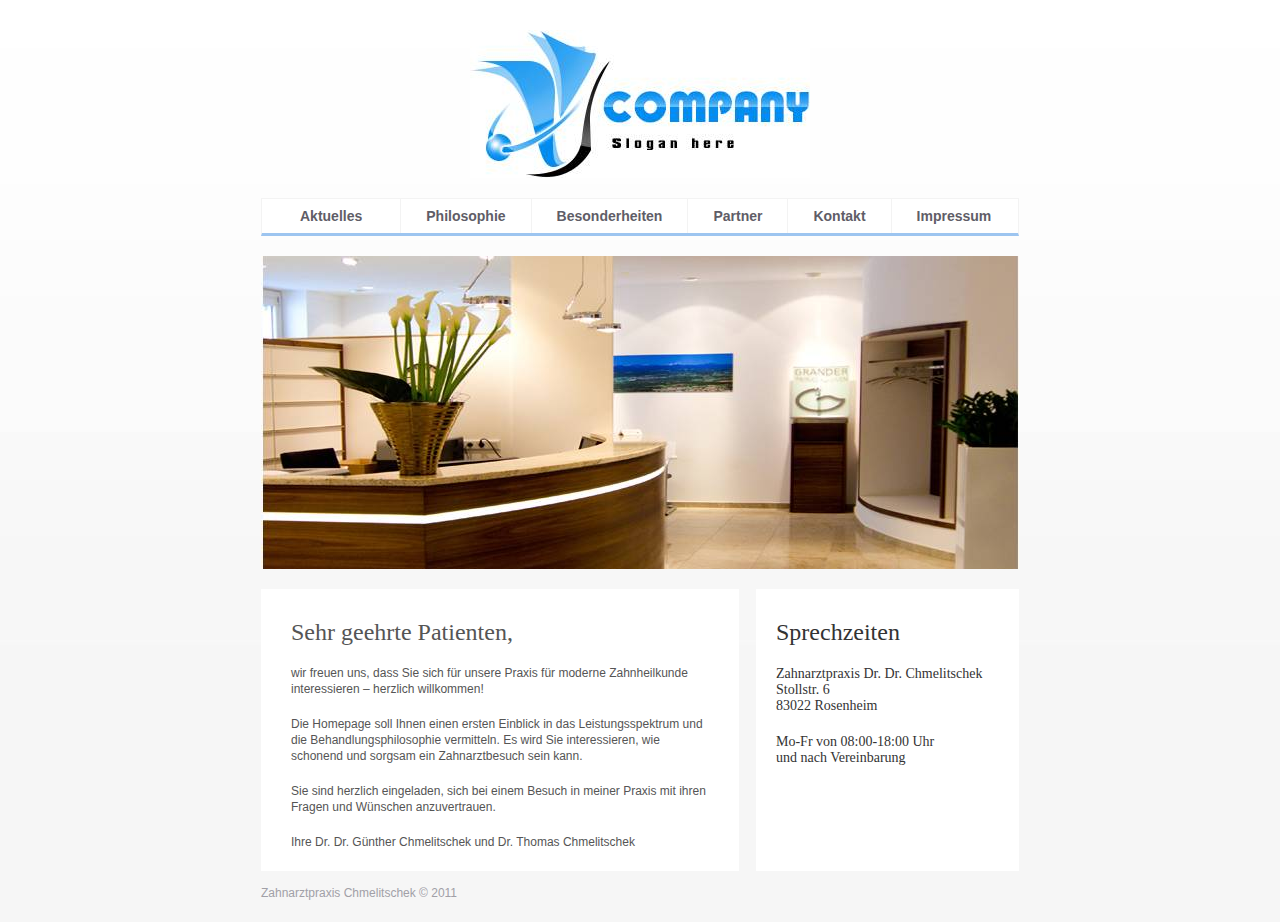
<file: page1/index.html>
<!DOCTYPE html PUBLIC "-//W3C//DTD XHTML 1.0 Transitional//EN" "http://www.w3.org/TR/xhtml1/DTD/xhtml1-transitional.dtd">
<html xmlns="http://www.w3.org/1999/xhtml">
<head>
    <meta http-equiv="Content-Type" content="text/html; charset=utf-8" />
    <meta name="Keywords" content="HTML, CSS, верстка, ключевые слова">
    <meta name="description" content="Описание страницы">
    <link rel="stylesheet" type="text/css" href="style.css">
    <title>Практика верстки макета</title>
</head>

<body>
<div class="carcase">
    <div class="header">
        <a href="#"><img class="logo" src="images/logo.jpg" alt="" /></a>
        <ul class="menu">
            <li><a href="#">Aktuelles</a></li>
            <li><a href="#">Philosophie</a></li>
            <li><a href="#">Besonderheiten</a></li>
            <li><a href="#">Partner</a></li>
            <li><a href="#">Kontakt</a></li>
            <li><a href="#">Impressum</a></li>
        </ul>
    </div>
    <div class="main-content">
        <div class="main-content-img"><img src="images/main.jpg" /></div>
        <div class="content-left">
            <h1>Sehr geehrte Patienten,</h1>

            <p>wir freuen uns, dass Sie sich für unsere Praxis für moderne Zahnheilkunde interessieren – herzlich willkommen!</p>

            <p>Die Homepage soll Ihnen einen ersten Einblick in das Leistungsspektrum und die Behandlungsphilosophie vermitteln. Es wird Sie interessieren, wie schonend und sorgsam ein Zahnarztbesuch sein kann.</p>

            <p>Sie sind herzlich eingeladen, sich bei einem Besuch in meiner Praxis mit ihren Fragen und Wünschen anzuvertrauen.</p>

            <p>Ihre Dr. Dr. Günther Chmelitschek und Dr. Thomas Chmelitschek</p>
        </div>
        <div class="content-right">
            <h1>Sprechzeiten</h1>

            <p>Zahnarztpraxis Dr. Dr. Chmelitschek<br />
            Stollstr. 6<br />
            83022 Rosenheim</p>

            <p>Mo-Fr von 08:00-18:00 Uhr<br />
            und nach Vereinbarung</p>
        </div>
    </div>
    <div class="footer">
        <p>Zahnarztpraxis Chmelitschek © 2011</p>
    </div>
</div>
</body>
</html>
</file>
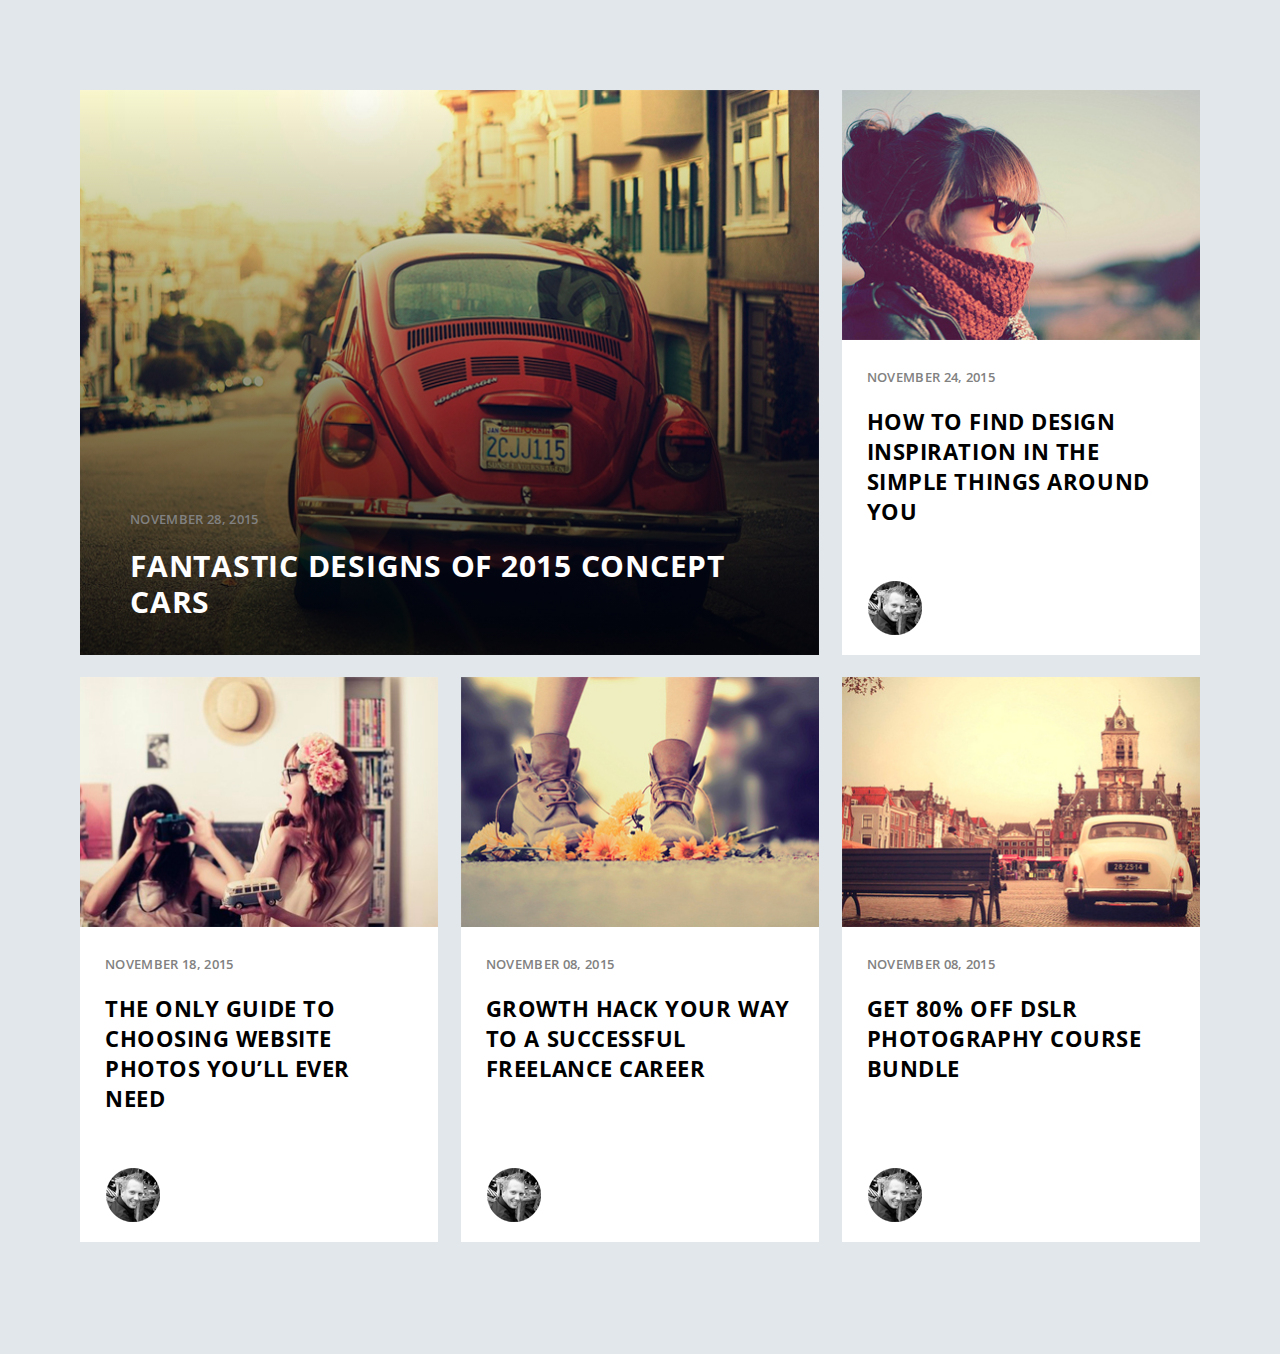
<file: page2/index.html>
<!DOCTYPE html>
<html lang="ru">
	<head>
		<meta http-equiv="Content-Type" content="text/html; charset=utf-8" />
		<meta name="viewport" content="width=device-width, initial-scale=1.0" />
		<link rel="stylesheet" href="style.css" />
		<title>Тренировочный макет</title>
	</head>
	<body>
		<div class="container">
			<div class="posts">
				<div class="posts__element posts__element--big">
					<img src="images/image-1.jpg" alt="" />
					<div class="posts__info">
						<p class="posts__date">November 28, 2015</p>
						<h2>
							<a href="#">Fantastic Designs Of 2015 Concept Cars</a>
						</h2>
					</div>
				</div>

				<div class="posts__element">
					<img src="images/image-2.jpg" alt="" />
					<div class="posts__info">
						<p class="posts__date">November 24, 2015</p>
						<h2>
							<a href="#"
								>How To Find Design Inspiration In The Simple Things Around
								You</a
							>
						</h2>
						<div class="posts__author">
							<a href="#"><img src="images/image-author.png" alt="" /></a>
						</div>
					</div>
				</div>

				<div class="posts__element">
					<img src="images/image-3.jpg" alt="" />
					<div class="posts__info">
						<p class="posts__date">November 18, 2015</p>
						<h2>
							<a href="#"
								>The Only Guide To Choosing Website Photos You’ll Ever Need</a
							>
						</h2>
						<div class="posts__author">
							<a href="#"><img src="images/image-author.png" alt="" /></a>
						</div>
					</div>
				</div>

				<div class="posts__element">
					<img src="images/image-4.jpg" alt="" />
					<div class="posts__info">
						<p class="posts__date">November 08, 2015</p>
						<h2>
							<a href="#"
								>Growth Hack Your Way to a Successful Freelance Career</a
							>
						</h2>
						<div class="posts__author">
							<a href="#"><img src="images/image-author.png" alt="" /></a>
						</div>
					</div>
				</div>

				<div class="posts__element">
					<img src="images/image-5.jpg" alt="" />
					<div class="posts__info">
						<p class="posts__date">November 08, 2015</p>
						<h2>
							<a href="#">Get 80% Off DSLR Photography Course Bundle</a>
						</h2>
						<div class="posts__author">
							<a href="#"><img src="images/image-author.png" alt="" /></a>
						</div>
					</div>
				</div>
			</div>
		</div>
	</body>
</html>
</file>
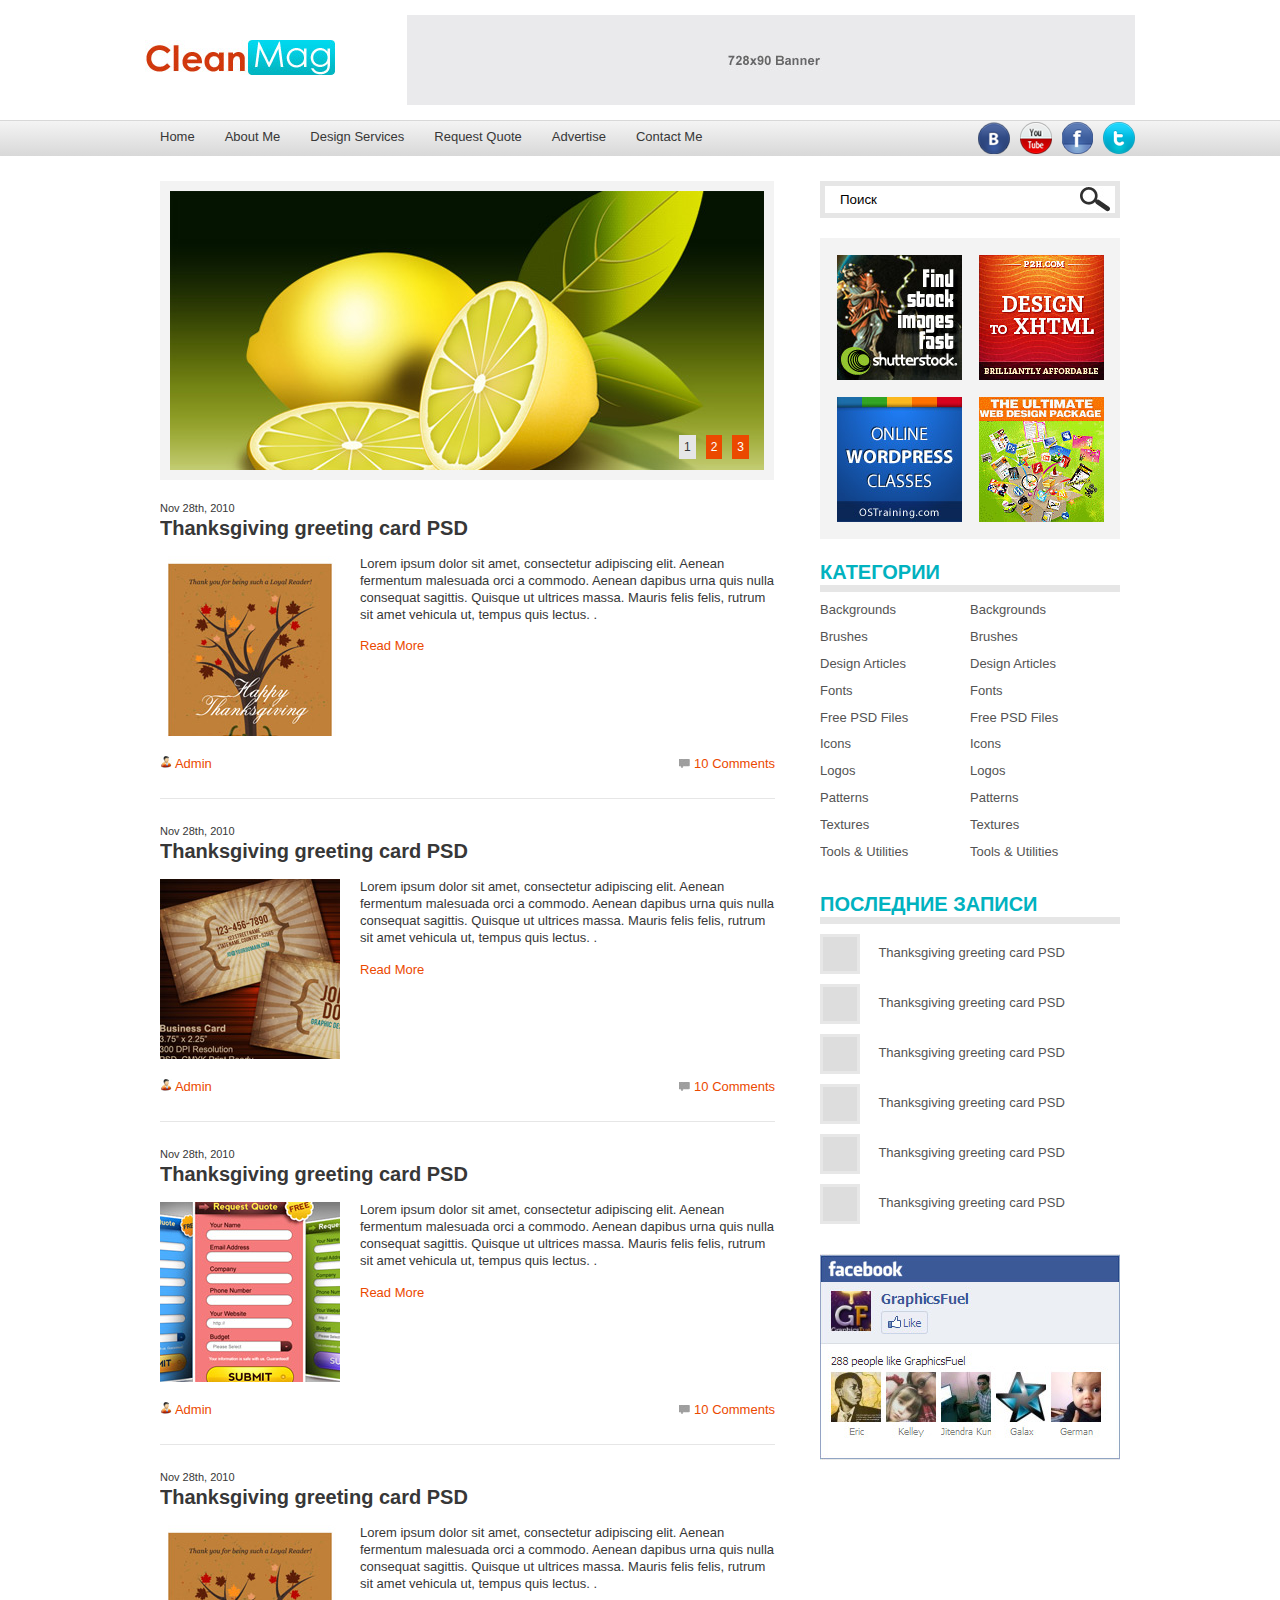
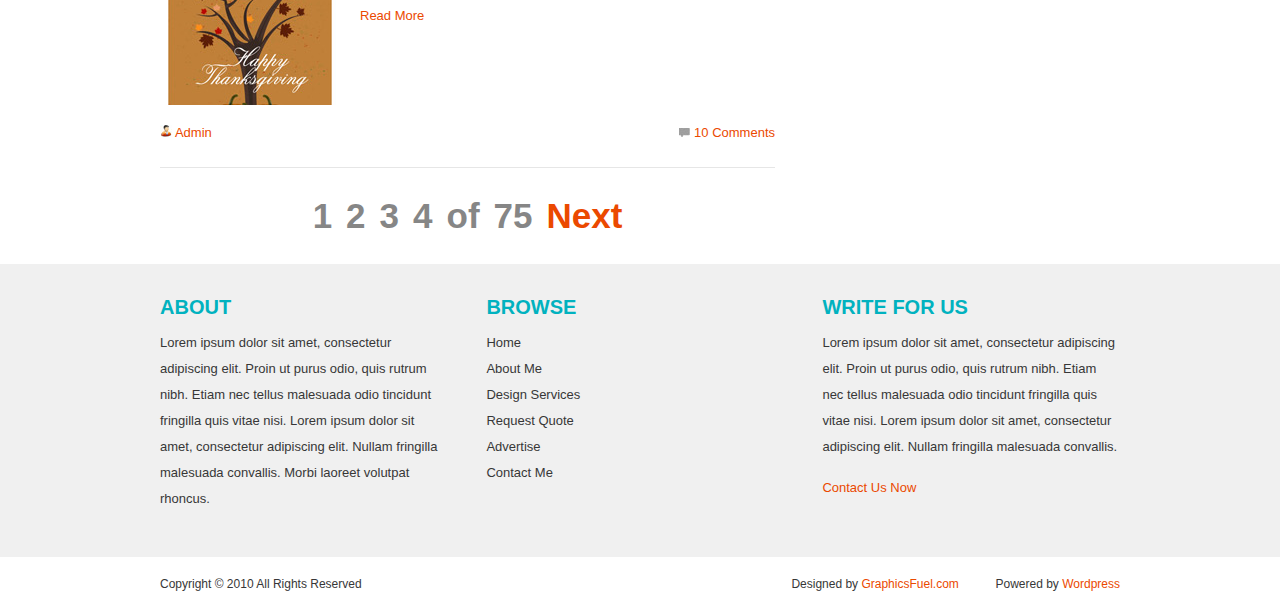
<file: page3/index.html>
<!DOCTYPE html PUBLIC "-//W3C//DTD XHTML 1.0 Transitional//EN" "http://www.w3.org/TR/xhtml1/DTD/xhtml1-transitional.dtd">
<html xmlns="http://www.w3.org/1999/xhtml">
<head>
<meta http-equiv="Content-Type" content="text/html; charset=utf-8" />
<link rel="stylesheet" type="text/css" href="css/style.css" />

<script src="js/jquery-1.10.1.min.js" type="text/javascript"></script>
<script src="js/jqFancyTransitions.1.8.min.js" type="text/javascript"></script>
<script>
	$(document).ready( function(){
		$('#slideshowHolder').jqFancyTransitions({ navigation: true, width: 594, height: 279 });
	});
	</script>
<title>Тема WordPress для блога</title>
</head>

<body>
<header>
    <div class="head-wrapper">
        <div class="head">
            <div class="head-logo"><img src="images/logo.jpg" alt="" /></div>
            <div class="head-banner"><img src="images/728x90.jpg" alt="" /></div>
        </div>
    </div>
    <div class="menu-wrapper">
        <div class="menu-main">
            <nav>
                <ul class="menu">
                    <li><a href="#">Home</a></li>
                    <li><a href="#">About Me</a></li>
                    <li><a href="#">Design Services</a></li>
                    <li><a href="#">Request Quote</a></li>
                    <li><a href="#">Advertise</a></li>
                    <li><a href="#">Contact Me</a></li>
                </ul>
            </nav>
            <ul class="ico-social">
                <li><a href="#"><img src="images/ico-vk.png" alt="мы вконтакте"/></a></li>
                <li><a href="#"><img src="images/ico-youtobe.png" alt="" /></a></li>
                <li><a href="#"><img src="images/ico-facebook.png" alt="" /></a></li>
                <li><a href="#"><img src="images/ico-twitter.png" alt="" /></a></li>
            </ul>
        </div>
    </div>
</header>
<div class="content-wrapper">
	<div class="content-main">
    	<main>

        	<div id='slideshowHolder'>
                <img src="images/img1.jpg" alt='' />
                <img src="images/img1.jpg" alt='' />
                <img src="images/img1.jpg" alt='' />
            </div>

            <article>
            	<header>
                	<span class="articles-date">Nov 28th, 2010</span>
					<h1><a href="#">Thanksgiving greeting card PSD</a></h1>
            	</header>
				<div class="articles-gen-img">
                	<a href="#"><img src="images/post-img1.jpg" alt="" /></a>
                </div>


                <p>Lorem ipsum dolor sit amet, consectetur adipiscing elit. Aenean fermentum malesuada orci a commodo. Aenean dapibus urna quis nulla consequat sagittis. Quisque ut ultrices massa. Mauris felis felis, rutrum sit amet vehicula ut, tempus quis lectus. . </p>
                <p><a href="#">Read More</a></p>

                <footer>
                	<span class="articles-date"><img src="images/articles-autor.jpg" alt="" /> <span>Admin</span></span>
                    <span class="articles-comments"><img src="images/articles-comment.jpg" alt="" /> <a href="#">10 Comments</a></span>
                </footer>
            </article>

            <article>
            	<header>
                	<span class="articles-date">Nov 28th, 2010</span>
                </header>
                <h1><a href="#">Thanksgiving greeting card PSD</a></h1>
            	<div class="articles-gen-img">
                	<a href="#"><img src="images/post-img2.jpg" alt="" /></a>
                </div>


                <p>Lorem ipsum dolor sit amet, consectetur adipiscing elit. Aenean fermentum malesuada orci a commodo. Aenean dapibus urna quis nulla consequat sagittis. Quisque ut ultrices massa. Mauris felis felis, rutrum sit amet vehicula ut, tempus quis lectus. . </p>
                <p><a href="#">Read More</a></p>

                <footer>
                	<span class="articles-date"><img src="images/articles-autor.jpg" alt="" /> <span>Admin</span></span>
                    <span class="articles-comments"><img src="images/articles-comment.jpg" alt="" /> <a href="#">10 Comments</a></span>
                </footer>
            </article>

            <article>
            	<header>
                	<span class="articles-date">Nov 28th, 2010</span>
                </header>
                <h1><a href="#">Thanksgiving greeting card PSD</a></h1>
            	<div class="articles-gen-img">
                	<a href="#"><img src="images/post-img3.jpg" alt="" /></a>
                </div>


                <p>Lorem ipsum dolor sit amet, consectetur adipiscing elit. Aenean fermentum malesuada orci a commodo. Aenean dapibus urna quis nulla consequat sagittis. Quisque ut ultrices massa. Mauris felis felis, rutrum sit amet vehicula ut, tempus quis lectus. . </p>
                <p><a href="#">Read More</a></p>

                <footer>
                	<span class="articles-date"><img src="images/articles-autor.jpg" alt="" /> <span>Admin</span></span>
                    <span class="articles-comments"><img src="images/articles-comment.jpg" alt="" /> <a href="#">10 Comments</a></span>
                </footer>
            </article>

            <article>
            	<header>
                	<span class="articles-date">Nov 28th, 2010</span>
                </header>
                <h1><a href="#">Thanksgiving greeting card PSD</a></h1>
            	<div class="articles-gen-img">
                	<a href="#"><img src="images/post-img1.jpg" alt="" /></a>
                </div>


                <p>Lorem ipsum dolor sit amet, consectetur adipiscing elit. Aenean fermentum malesuada orci a commodo. Aenean dapibus urna quis nulla consequat sagittis. Quisque ut ultrices massa. Mauris felis felis, rutrum sit amet vehicula ut, tempus quis lectus. . </p>
                <p><a href="#">Read More</a></p>

                <footer>
                	<span class="articles-date"><img src="images/articles-autor.jpg" alt="" /> <span>Admin</span></span>
                    <span class="articles-comments"><img src="images/articles-comment.jpg" alt="" /> <a href="#">10 Comments</a></span>
                </footer>
            </article>

            <div class="pager">
            	<a href="#">1</a>
                <a href="#">2</a>
                <a href="#">3</a>
                <a href="#">4</a>
                <span>of</span>
                <a href="#">75</a>
                <a href="#" class="prev-next">Next</a>
            </div>

        </main>
        <aside>

            <div class="sidebar-widget">
            	<div class="search-main">
                	<form action="" method="get">
                    	<input class="search-txt" type="text" name="search" value="Поиск" onfocus="if(this.value=='Поиск')this.value=''" onblur="if(this.value=='')this.value='Поиск'" />
                        <input type="image" src="images/search-btn.jpg" />
                    </form>
                </div>
            </div>

            <div class="sidebar-widget">
            	<ul class="ads-main">
                	<li><a href="#"><img src="images/ads1.jpg" alt="" /></a></li>
                    <li><a href="#"><img src="images/ads2.jpg" alt="" /></a></li>
                    <li><a href="#"><img src="images/ads3.jpg" alt="" /></a></li>
                    <li><a href="#"><img src="images/ads4.jpg" alt="" /></a></li>
                </ul>
            </div>

            <div class="sidebar-widget">
                <nav>
                    <h3>Категории</h3>
                    <ul class="side-categories">
                        <li><a href="#">Backgrounds</a></li>
                        <li><a href="#">Brushes</a></li>
                        <li><a href="#">Design Articles</a></li>
                        <li><a href="#">Fonts</a></li>
                        <li><a href="#">Free PSD Files</a></li>
                        <li><a href="#">Icons</a></li>
                        <li><a href="#">Logos</a></li>
                        <li><a href="#">Patterns</a></li>
                        <li><a href="#">Textures</a></li>
                        <li><a href="#">Tools & Utilities</a></li>
                    </ul>
                </nav>
                <ul class="side-categories">
                	<li><a href="#">Backgrounds</a></li>
                    <li><a href="#">Brushes</a></li>
                    <li><a href="#">Design Articles</a></li>
                    <li><a href="#">Fonts</a></li>
                    <li><a href="#">Free PSD Files</a></li>
                    <li><a href="#">Icons</a></li>
                    <li><a href="#">Logos</a></li>
                    <li><a href="#">Patterns</a></li>
                    <li><a href="#">Textures</a></li>
                    <li><a href="#">Tools & Utilities</a></li>
                </ul>
            </div>

            <div class="sidebar-widget">
            	<h3>Последние записи</h3>
                <p class="latest-post">
                	<img src="images/latest-post1.jpg" alt="" />
                    <a href="#">Thanksgiving greeting card PSD
</a>
                </p>
                <p class="latest-post">
                	<img src="images/latest-post1.jpg" alt="" />
                    <a href="#">Thanksgiving greeting card PSD
</a>
                </p>
                <p class="latest-post">
                	<img src="images/latest-post1.jpg" alt="" />
                    <a href="#">Thanksgiving greeting card PSD
</a>
                </p>
                <p class="latest-post">
                	<img src="images/latest-post1.jpg" alt="" />
                    <a href="#">Thanksgiving greeting card PSD
</a>
                </p>
                <p class="latest-post">
                	<img src="images/latest-post1.jpg" alt="" />
                    <a href="#">Thanksgiving greeting card PSD
</a>
                </p>
                <p class="latest-post">
                	<img src="images/latest-post1.jpg" alt="" />
                    <a href="#">Thanksgiving greeting card PSD
</a>
                </p>
            </div>

            <div class="sidebar-widget">
            	<div class="facebook">
                	<img src="images/facebook.jpg" alt="" />
                </div>
            </div>

        </aside>
    </div>
</div>

<footer>
    <div class="footer-info-wrapper">
        <div class="footer-info-main">
            <div class="footer-info">
                <h3>about</h3>
                <p>Lorem ipsum dolor sit amet, consectetur adipiscing elit. Proin ut purus odio, quis rutrum nibh. Etiam nec tellus malesuada odio tincidunt fringilla quis vitae nisi. Lorem ipsum dolor sit amet, consectetur adipiscing elit. Nullam fringilla malesuada convallis. Morbi laoreet volutpat rhoncus.</p>
            </div>
            <div class="footer-info">
                <h3>Browse</h3>
                <ul>
                    <li><a href="#">Home</a></li>
                    <li><a href="#">About Me</a></li>
                    <li><a href="#">Design Services</a></li>
                    <li><a href="#">Request Quote</a></li>
                    <li><a href="#">Advertise</a></li>
                    <li><a href="#">Contact Me</a></li>
                </ul>
            </div>
            <div class="footer-info">
                <h3>write for us</h3>
                <p>Lorem ipsum dolor sit amet, consectetur adipiscing elit. Proin ut purus odio, quis rutrum nibh. Etiam nec tellus malesuada odio tincidunt fringilla quis vitae nisi. Lorem ipsum dolor sit amet, consectetur adipiscing elit. Nullam fringilla malesuada convallis.</p>
                <p><a href="#">Contact Us Now</a></p>
            </div>
        </div>
    </div>
    <div class="footer-copy">
        <p class="copy">    Copyright © 2010 All Rights Reserved   </p>
        <p class="by-st">Designed by <a href="#">GraphicsFuel.com</a>&nbsp;&nbsp;&nbsp;&nbsp;&nbsp;&nbsp;&nbsp;&nbsp;&nbsp;&nbsp; Powered by <a href="#">Wordpress</a>
    </p>
    </div>
</footer>
</body>
</html>
</file>
<file: page1/style.css>
* {
    margin: 0;
    padding: 0;
}

img {
    border: 0;
}

body {
    font: 12px Arial;
    line-height: 1.3;
    background: #f5f5f5 url(images/bg.jpg) top repeat-x;
    color: #555;
}

.carcase {
    width: 758px;
    margin: 0 auto;
}

.header {
    padding: 30px 0 0 0;
    margin-bottom: 20px;
}

.logo {
    display: block;
    margin: 0 auto 20px auto;
}

.menu {
    list-style: none;
    background: #FFF;
    font-size: 14px;
    font-weight: bold;
    overflow: hidden;
    border-left: 1px solid #f3f3f3;
    border-top: 1px solid #f3f3f3;
    border-right: 1px solid #f3f3f3;
    border-bottom: 3px solid #9dc5f0;
}

.menu li {
    float: left;
    border-left: 1px solid #f3f3f3;
    padding: 8px 25px;
}

.menu li:first-child {
    float: left;
    border-left: none;
    padding: 8px 38px;
}

.menu li a {
    color: #5f5d67;
    text-decoration: none;
}

.menu li a:hover {
    color: #58b4f5;
    text-decoration: underline;
}

.main-content{
    overflow: hidden;
}

.main-content-img {
  margin-bottom: 20px;
}

.main-content h1 {
    font: normal 24px 'Times New Roman';
    margin-bottom: 20px;
}

.main-content h2 {
    font: normal 20px 'Times New Roman';
    margin-bottom: 20px;
}

.main-content h3 {
    font: normal 18px 'Times New Roman';
    margin-bottom: 20px;
}

.main-content p {
    margin-bottom: 20px;
}

.main-content li {
    margin: 0 30px 0 30px;
}

.main-content li:last-child {
  margin-bottom: 20px;
}

.main-content a {
    text-decoration: none;
    color: #58b4f5;
    font-size: 16px;
}

.main-content a:hover {
    color: #58b4f5;
    font-size: 18px;
}

.main-content a:visited {
    color: #8bcbf8;
    font-size: 16px;
}
.content-left {
    background: #FFF;
    padding: 30px 30px 32000px 30px;
    margin-bottom: -32000px;
    width: 418px;
    float: left;
}

.content-right {
  background: #FFF;
  font: normal 14px 'Trebuchet MS';
  color: #333;
  padding: 30px 10px 32000px 20px;
  margin-bottom: -32000px;
  width: 233px;
  float: right;
}

.content-right h1 {
  font: normal 24px 'Georgia';
}

.content-right h2 {
  font: normal 20px 'Georgia';
}

.content-right h3 {
  font: normal 18px 'Georgia';
}
.footer {
    padding: 15px 30px 20px 0;
    color: #a1a0a7;
}
</file>
<file: page2/style.css>
@import url('https://fonts.googleapis.com/css2?family=Open+Sans:wght@600;700&display=swap');

* {
	margin: 0;
	padding: 0;
}

body {
	font-family: 'Open Sans', sans-serif;
	font-size: 16px;
	background-color: #e2e7ec;
}

.container {
	max-width: 1120px;
	min-width: 320px;
	margin: 90px auto;
}

.posts {
	display: flex;
	flex-wrap: wrap;
	justify-content: space-between;
}

.posts__element {
	display: flex;
	flex-direction: column;
	background-color: #fff;
	flex-basis: 32%;
	margin-bottom: 22px;
	position: relative;
}

.posts__element > img {
	display: block;
	width: 100%;
}

.posts__info {
	padding: 15px 25px;
	display: flex;
	flex-direction: column;
	justify-content: space-between;
	flex-grow: 1;
}

.posts__info h2 {
	margin-bottom: auto;
	margin-top: 7px;
	font-size: 22px;
	line-height: 30px;
}

.posts__info h2 a {
	font-size: 22px;
	line-height: 30px;
	color: #000;
	font-weight: 700;
	text-decoration: none;
	text-transform: uppercase;
	letter-spacing: 0.55px;
}

.posts__info h2 a:hover {
	text-decoration: underline;
}

.posts__date {
	font-size: 13px;
	line-height: 30px;
	letter-spacing: 0.325px;
	color: #818181;
	text-transform: uppercase;
	font-weight: 600;
	margin: 7px 0;
}

.posts__author {
	margin-top: 55px;
}

.posts__element--big {
	flex-basis: 66%;
}

.posts__element--big .posts__info {
	position: absolute;
	bottom: 35px;
	left: 50px;
	padding: 0 25px 0 0;
	z-index: 1;
}

.posts__element--big .posts__info a {
	font-size: 30px;
	line-height: 36px;
	letter-spacing: 0.75px;
	color: #fff;
}

.posts__element--big img {
	flex-grow: 1;
}

.posts__element--big::after {
	content: '';
	width: 100%;
	height: 100%;
	position: absolute;
	left: 0;
	top: 0;
	background-image: linear-gradient(
		to top,
		rgba(0, 0, 0, 0.8),
		rgba(0, 0, 0, 0)
	);
}

@media screen and (max-width: 980px) {
	.posts__date {
		font-size: 10px;
	}

	.posts__info h2 a {
		font-size: 16px;
		line-height: 24px;
	}

	.posts__info h2 {
		font-size: 16px;
		line-height: 24px;
	}

	.posts__info {
		padding: 10px 15px 15px 15px;
	}

	.posts__element--big .posts__info a {
		font-size: 20px;
		line-height: 26px;
	}
}

@media screen and (max-width: 768px) {
	.posts__element {
		flex-basis: 49%;
	}

	.posts__element--big img {
		flex-grow: 0;
	}

	.posts__element--big .posts__info {
		position: static;
		left: auto;
		bottom: auto;
		padding: 10px 15px 15px 15px;
	}

	.posts__element--big::after {
		display: none;
	}

	.posts__element--big .posts__info a {
		font-size: 16px;
		line-height: 24px;
		color: #000;
	}
}

@media screen and (max-width: 480px) {
	.posts__element {
		flex-basis: 100%;
	}
}
</file>
<file: page3/css/style.css>
*{
	padding:0; margin:0;
}
img{
	border:none;
}
ul{
	list-style:none;
}
a{
	text-decoration:none;
}
a:hover{
	text-decoration:underline;
}
body{
	font-family:Arial, Helvetica, sans-serif; line-height:1.3;
}
.head-wrapper{
	width:100%;
}
	.head{
		width:990px; margin:0 auto; padding:15px 0; overflow:hidden;
	}
		.head-logo{
			float:left; margin:25px 0 0 0;
		}
		.head-banner{
			float:right;
		}
.menu-wrapper{
	width:100%; border-top:1px solid #d8d8d8; padding:1px 0 2px 0;
	background: rgb(244,244,244); /* Old browsers */
background: -moz-linear-gradient(top, rgba(244,244,244,1) 0%, rgba(216,216,216,1) 100%); /* FF3.6+ */
background: -webkit-gradient(linear, left top, left bottom, color-stop(0%,rgba(244,244,244,1)), color-stop(100%,rgba(216,216,216,1))); /* Chrome,Safari4+ */
background: -webkit-linear-gradient(top, rgba(244,244,244,1) 0%,rgba(216,216,216,1) 100%); /* Chrome10+,Safari5.1+ */
background: -o-linear-gradient(top, rgba(244,244,244,1) 0%,rgba(216,216,216,1) 100%); /* Opera 11.10+ */
background: -ms-linear-gradient(top, rgba(244,244,244,1) 0%,rgba(216,216,216,1) 100%); /* IE10+ */
background: linear-gradient(to bottom, rgba(244,244,244,1) 0%,rgba(216,216,216,1) 100%); /* W3C */
filter: progid:DXImageTransform.Microsoft.gradient( startColorstr='#f4f4f4', endColorstr='#d8d8d8',GradientType=0 ); /* IE6-9 */
	margin-bottom:25px;
}
	.menu-main{
		width:990px; margin:0 auto; overflow:hidden;
	}
		.menu{
			float:left; font-size:13px;
		}
			.menu li{
				float:left;
			}
				.menu li a{
					color:#373737; padding:7px 15px; display:block;
				}
		.ico-social{
			float:right;
		}
			.ico-social li{
				float:left; line-height:0; margin:0 0 0 10px;
			}
.content-wrapper{
	width:100%;
}
	.content-main{
		width:960px; margin:0 auto; overflow:hidden; padding:0 15px;
	}
		main{
			float:left; width:615px;
		}

			#ft-prev-slideshowHolder, #ft-next-slideshowHolder{
				display:none;
			}
			#slideshowHolder{
				border:10px solid #f3f3f3;
			}
			#ft-buttons-slideshowHolder{
				position:relative; top:-45px; font-size:12px;

			}
			.ft-button-slideshowHolder{
				background:#eb4900; color:#fff; margin:0 5px;
			}
			.ft-button-slideshowHolder-active{
				background:#e6e6e6; color:#373737;
			}
			article{
				overflow:hidden; font-size:13px; color:#373737; border-bottom:1px solid #e6e6e6; padding-bottom:25px; margin-bottom:25px;
			}
			article:last-child{
				border-bottom:none;
			}
				article a{
					color:#eb4900;
				}
				.articles-gen-img{
					float:left; margin-right:20px;
				}
				article header{
					overflow:hidden; font-size:11px;
				}
					article header img{
						vertical-align:middle;
					}
						.articles-date span{
							color:#eb4900;
						}
					.articles-comments{
						float:right;
					}
				article h1{
					font-size:20px; margin-bottom:15px;
				}
					article h1 a{
						color:#373737;
					}
				article p{
					margin-bottom:15px;
				}

				article footer{
					clear:both; overflow:hidden; padding-top:20px;
				}

			.pager{
				margin:0 auto 25px auto; display:table; font-size:35px; font-weight:bold; color:#868686;
			}
			.pager a{
				color:#868686; padding:0 7px; float:left;
			}
			.pager a:hover{
				text-decoration:none; color:#eb4900;
			}
			a.prev-next{
				color:#eb4900;
			}
			.pager span{
				padding:0 7px; float:left;
			}
	aside{
		float:right; width:300px;
	}
		.sidebar-widget{
			margin-bottom:20px; overflow:hidden; font-size:13px;
		}
			.sidebar-widget h3{
				font-size:20px; color:#01b2bf; border-bottom:7px solid #e6e6e6; margin:0 0 10px 0; text-transform:uppercase;
			}
			.sidebar-widget a{
				font-size:13px; color:#535353;
			}
			.search-main{
				border:5px solid #e6e6e6; color:#535353; font-size:12px; overflow:hidden; padding:1px 0;
			}
			.search-txt{
				padding:5px 15px; width:225px; border:none;
			}
			.search-main input{
				float:left;
			}
		.ads-main{
			background:#f3f3f3; overflow:hidden; padding:17px 0 0 0;
		}
			.ads-main li{
				float:left; line-height:0; margin:0 0 17px 17px;
			}
		.side-categories{
			width:50%; float:left;
		}
			.side-categories li{
				margin:0 0 10px 0;
			}
		.latest-post{
			margin-bottom:10px; overflow:hidden;
		}
			.latest-post img{
				border:3px solid #e7e7e7; margin-right:15px; vertical-align:middle;
			}
.footer-info-wrapper{
	width:100%; background:#f0f0f0; padding:30px 0;
}
	.footer-info-main{
		overflow:hidden; width:960px; margin:0 auto; padding:0 15px;
	}
		.footer-info{
			width:30%; float:left; margin-right:4%;
		}
		.footer-info:last-child{
			float:right; margin-right:0; width:31%;
		}
			.footer-info h3{
				color:#01b2bf; font-size:20px; text-transform:uppercase; margin-bottom:10px;
			}
			.footer-info p{
				font-size:13px; color:#373737; line-height:2; margin:0 0 15px 0;
			}
			.footer-info ul li a{
				line-height:2; font-size:13px; color:#373737;
			}
			.footer-info p a{
				color:#eb4900;
			}

.footer-copy{
	width:960px; padding:20px 15px; margin:0 auto; overflow:hidden; font-size:12px; color:#373737;
}
	.footer-copy a{
		color:#eb4900;
	}
	.copy{
		float:left;
	}
	.by-st{
		float:right;
	}
</file>
